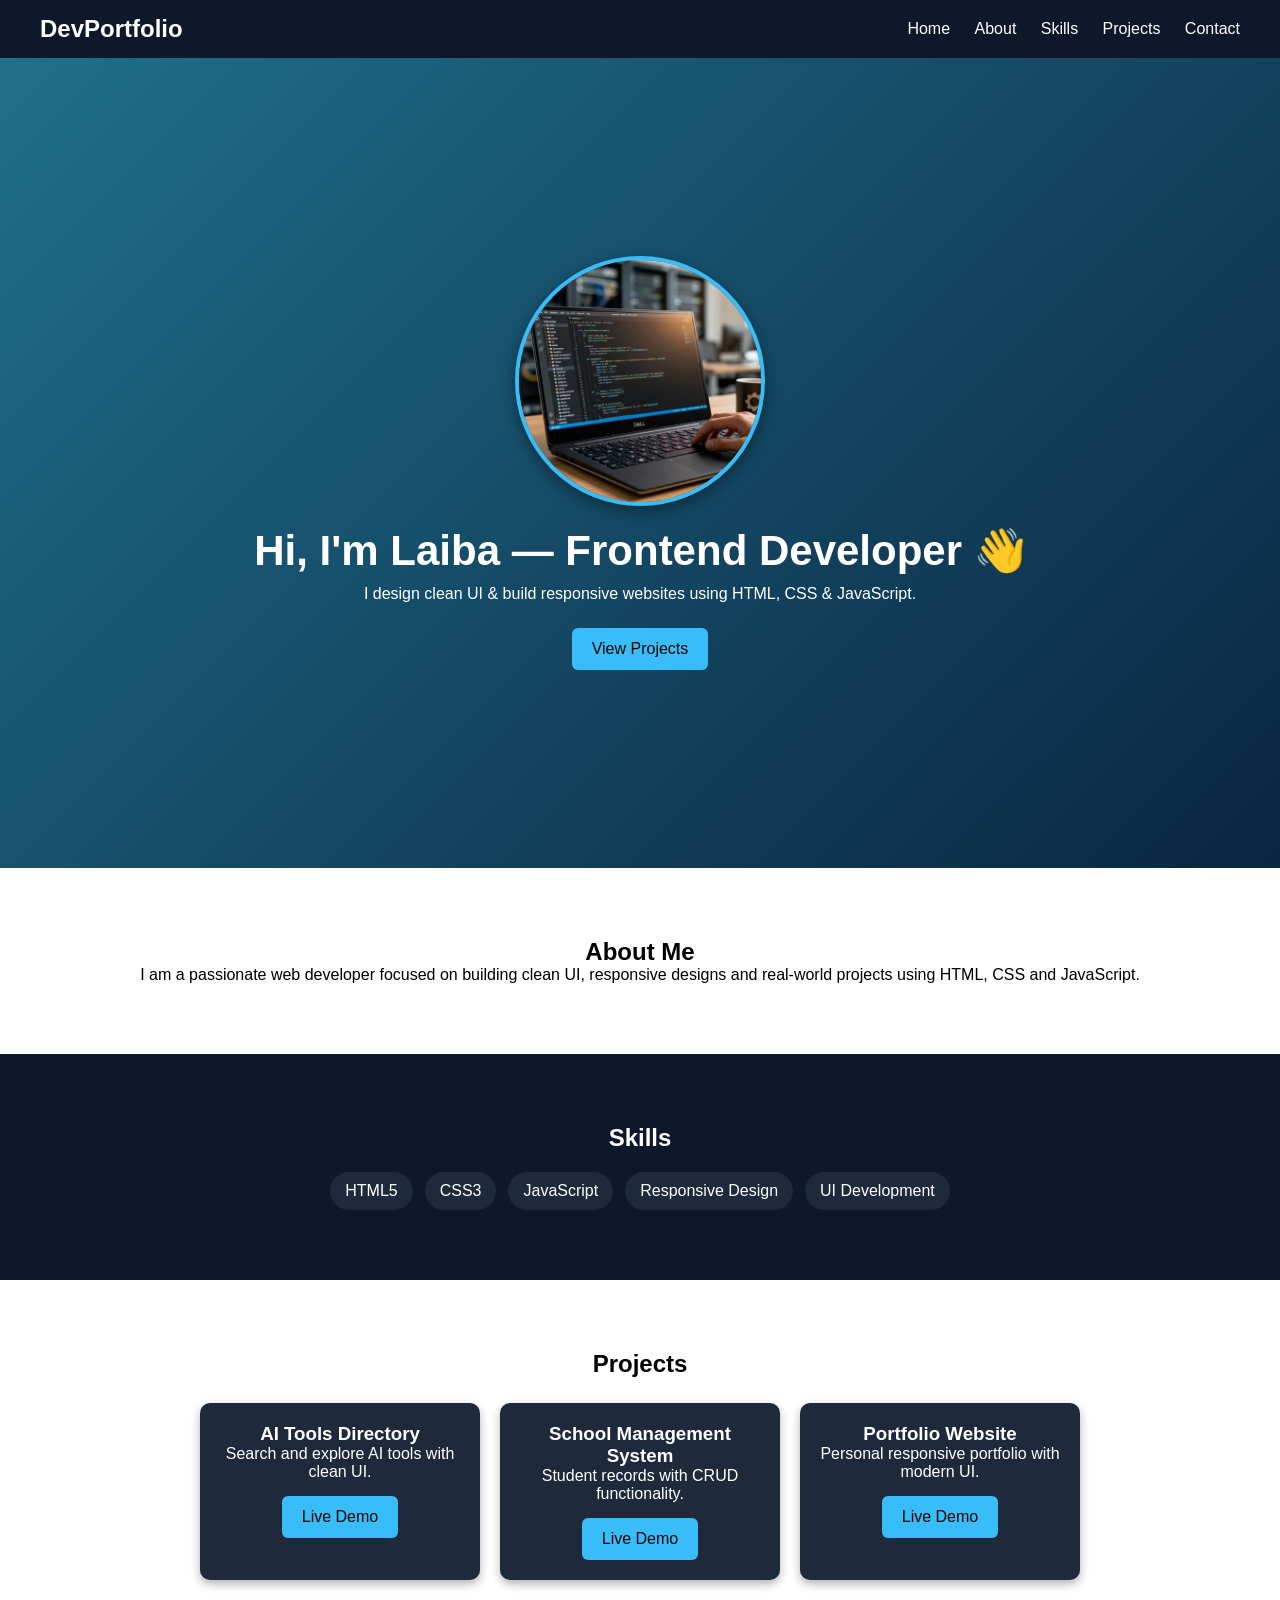
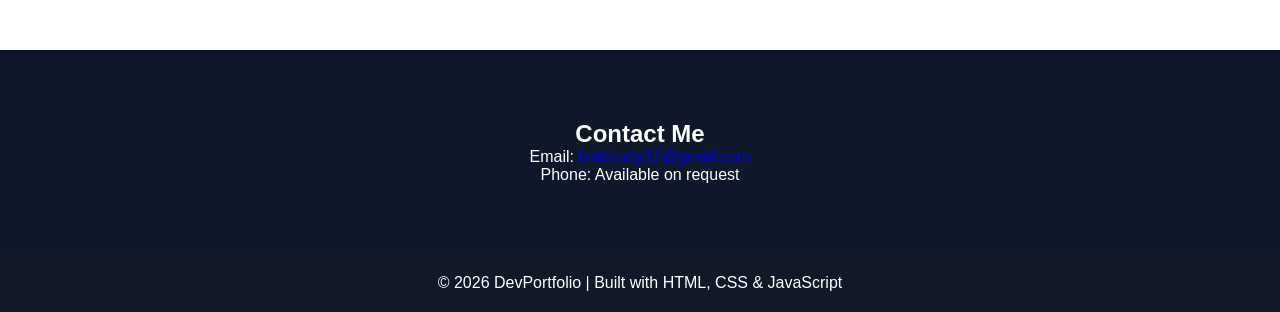
<file: index.html>
<!DOCTYPE html>
<html lang="en">
<head>
    <meta charset="UTF-8">
    <title>DevPortfolio</title>
    <link rel="stylesheet" href="style.css">
</head>

<body>

<!-- NAVBAR -->
<header class="navbar">
    <h2>DevPortfolio</h2>

    <nav>
        <a href="#home">Home</a>
        <a href="#about">About</a>
        <a href="#skills">Skills</a>
        <a href="#projects">Projects</a>
        <a href="#contact">Contact</a>
    </nav>
</header>

<!-- HERO -->
<section id="home" class="hero">

    <img src="profile-img.png" alt="Profile Picture" class="profile-img">

    <h1>Hi, I'm Laiba — Frontend Developer 👋</h1>
<p>I design clean UI & build responsive websites using HTML, CSS & JavaScript.</p>

    <a href="#projects" class="btn">View Projects</a>
</section>

<!-- ABOUT -->
<section id="about" class="section">
    <h2>About Me</h2>
    <p>
        I am a passionate web developer focused on building clean UI, responsive designs and real-world projects using HTML, CSS and JavaScript.
    </p>
</section>

<!-- SKILLS -->
<section id="skills" class="section dark">
    <h2>Skills</h2>

    <div class="skills">
        <span>HTML5</span>
        <span>CSS3</span>
        <span>JavaScript</span>
        <span>Responsive Design</span>
        <span>UI Development</span>
    </div>
</section>

<!-- PROJECTS -->
<section id="projects" class="section">
    <h2>Projects</h2>

    <div class="projects">

        <!-- PROJECT 1 -->
        <div class="card">
            <h3>AI Tools Directory</h3>
            <p>Search and explore AI tools with clean UI.</p>

            <!-- FIXED LINK -->
            <a href="./ai-tools/index.html" target="_blank" class="btn">Live Demo</a>
        </div>

        <!-- PROJECT 2 -->
        <div class="card">
            <h3>School Management System</h3>
            <p>Student records with CRUD functionality.</p>

            <!-- FIXED LINK -->
            <a href="./school/index.html" target="_blank" class="btn">Live Demo</a>
        </div>

        <!-- PROJECT 3 -->
        <div class="card">
            <h3>Portfolio Website</h3>
            <p>Personal responsive portfolio with modern UI.</p>

            <a href="index.html" target="_blank" class="btn">Live Demo</a>
        </div>

    </div>
</section>

<!-- CONTACT -->
<section id="contact" class="section dark">
    <h2>Contact Me</h2>
    <p>Email: <a href="mailto:buttstudy12@gmail.com">buttstudy12@gmail.com</a></p>
    <p>Phone: Available on request</p>
</section>

<!-- FOOTER -->
<footer>
    <p>© 2026 DevPortfolio | Built with HTML, CSS & JavaScript</p>
</footer>

</body>
</html>
</file>
<file: style.css>
* {
    margin: 0;
    padding: 0;
    box-sizing: border-box;
    font-family: "Segoe UI", sans-serif;
    scroll-behavior: smooth;
}

/* NAVBAR */
.navbar {
    position: sticky;
    top: 0;
    background: #0f172a;
    color: white;
    display: flex;
    justify-content: space-between;
    padding: 15px 40px;
    align-items: center;
}

.navbar nav a {
    color: white;
    margin-left: 20px;
    text-decoration: none;
    transition: 0.3s;
}

.navbar nav a:hover {
    color: #38bdf8;
}

/* HERO */
.hero {
    height: 90vh;
    display: flex;
    flex-direction: column;
    justify-content: center;
    align-items: center;
    text-align: center;
    background: linear-gradient(135deg, #1f6f8b, #0a2540);
    color: white;
}

.hero h1 {
    font-size: 42px;
}

.hero p {
    margin: 10px 0;
}

.btn {
    margin-top: 15px;
    padding: 12px 20px;
    background: #38bdf8;
    color: black;
    text-decoration: none;
    border-radius: 6px;
    transition: 0.3s;
    display: inline-block;
}

.btn:hover {
    transform: scale(1.05);
}

.btn.secondary {
    background: transparent;
    border: 1px solid #38bdf8;
    color: #38bdf8;
}

.btn.secondary:hover {
    background: #38bdf8;
    color: black;
}

/* SECTIONS */
.section {
    padding: 70px 20px;
    text-align: center;
}

.dark {
    background: #0f172a;
    color: white;
}

/* SKILLS */
.skills {
    display: flex;
    justify-content: center;
    flex-wrap: wrap;
    gap: 12px;
    margin-top: 20px;
}

.skills span {
    background: #1e293b;
    padding: 10px 15px;
    border-radius: 20px;
    color: white;
}

/* PROJECTS */
.projects {
    display: flex;
    justify-content: center;
    flex-wrap: wrap;
    gap: 20px;
    margin-top: 25px;
}

.card {
    background: #1e293b;
    color: white;
    padding: 20px;
    width: 280px;
    border-radius: 10px;
    transition: 0.3s;
    box-shadow: 0 4px 10px rgba(0,0,0,0.3);
}

.card:hover {
    transform: translateY(-8px);
}

/* FOOTER */
footer {
    text-align: center;
    padding: 20px;
    background: #111827;
    color: white;
}
.profile-img {
    width: 250px;
    height: 250px;
    border-radius: 50%;
    object-fit: cover;
    border: 4px solid #38bdf8;
    margin-bottom: 20px;
    box-shadow: 0 5px 15px rgba(0,0,0,0.4);
}
/* =======================
   MOBILE RESPONSIVE VIEW
======================= */

@media (max-width: 1024px) {
    .hero h1 {
        font-size: 34px;
    }

    .navbar {
        padding: 15px 25px;
    }

    .card {
        width: 240px;
    }
}

@media (max-width: 768px) {

    /* NAVBAR STACK */
    .navbar {
        flex-direction: column;
        text-align: center;
        gap: 10px;
    }

    .navbar nav a {
        display: inline-block;
        margin: 10px 8px;
        font-size: 14px;
    }

    /* HERO */
    .hero {
        height: auto;
        padding: 80px 20px;
    }

    .hero h1 {
        font-size: 28px;
    }

    .hero p {
        font-size: 14px;
    }

    /* SKILLS CENTER */
    .skills {
        gap: 8px;
    }

    .skills span {
        font-size: 13px;
        padding: 8px 12px;
    }

    /* PROJECTS COLUMN */
    .projects {
        flex-direction: column;
        align-items: center;
    }

    .card {
        width: 90%;
    }

    /* PROFILE IMAGE */
    .profile-img {
        width: 180px;
        height: 180px;
    }
}

@media (max-width: 480px) {

    .hero h1 {
        font-size: 22px;
    }

    .btn {
        padding: 10px 16px;
        font-size: 14px;
    }

    .navbar nav a {
        font-size: 13px;
        margin: 6px;
    }

    .section {
        padding: 50px 15px;
    }
}
</file>
